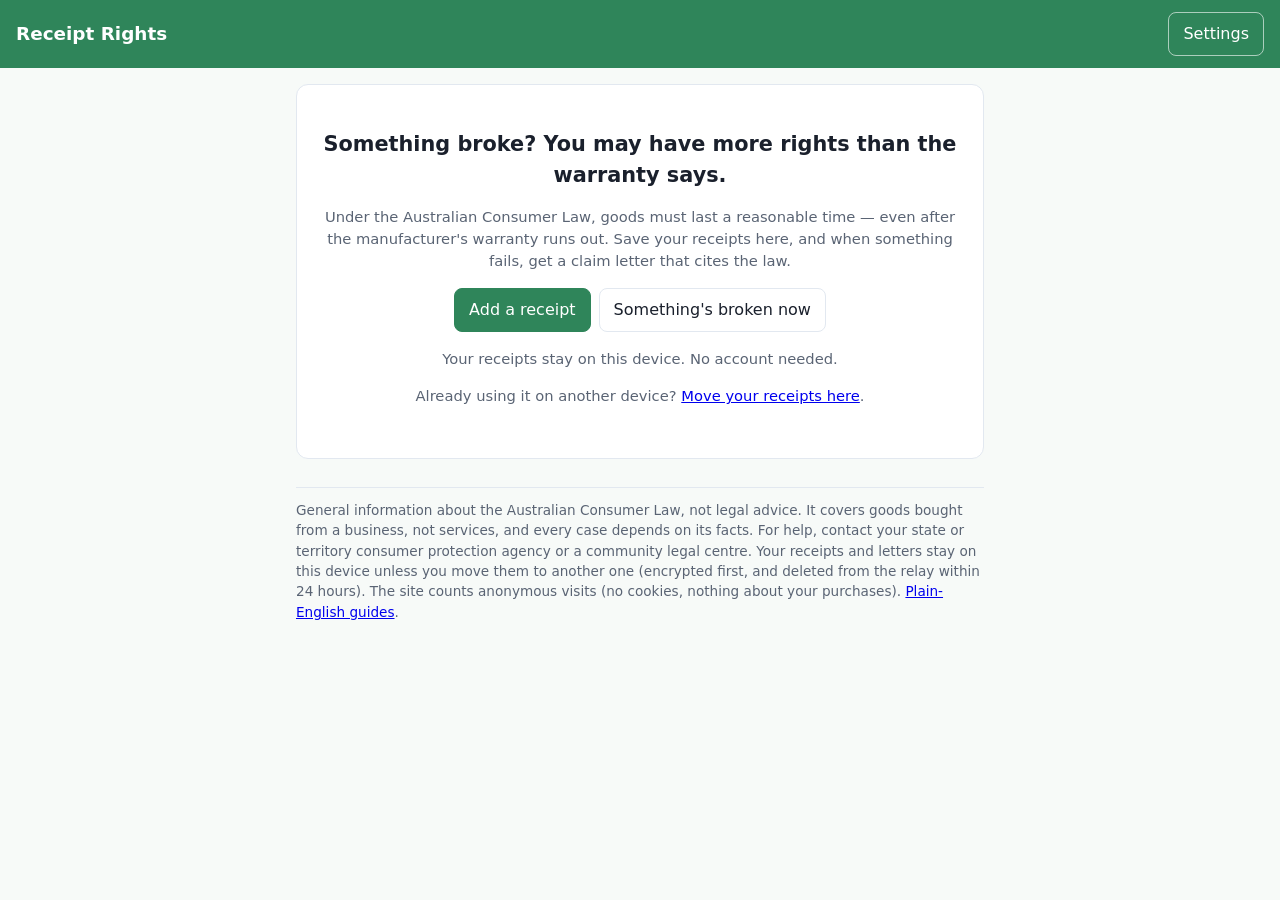
<file: index.html>
<!doctype html>
<html lang="en-AU">
<head>
<meta charset="utf-8">
<meta name="viewport" content="width=device-width, initial-scale=1">
<title>Receipt Rights — your Australian Consumer Law claim helper</title>
<meta name="description" content="Keep your receipts, and when something breaks, find out your rights under the Australian Consumer Law and get a claim letter ready to send.">
<meta name="theme-color" content="#2f855a">
<link rel="manifest" href="manifest.json">
<link rel="icon" href="icon.svg" type="image/svg+xml">
<link rel="apple-touch-icon" href="apple-touch-icon.png">
<meta name="apple-mobile-web-app-title" content="Receipts">
<meta property="og:type" content="website">
<meta property="og:site_name" content="Receipt Rights">
<meta property="og:title" content="Receipt Rights — keep the receipt, claim your rights">
<meta property="og:description" content="Snap the receipt now. When it breaks, find out what the Australian Consumer Law gives you and get a claim letter. Free, no account, receipts stay on your phone.">
<meta property="og:url" content="https://donkalot.github.io/receipt-rights/">
<meta property="og:image" content="https://donkalot.github.io/receipt-rights/og.png">
<meta property="og:image:width" content="1200">
<meta property="og:image:height" content="630">
<meta property="og:image:alt" content="Receipt Rights: snap the receipt now; when it breaks, get an Australian Consumer Law claim letter.">
<meta property="og:locale" content="en_AU">
<meta name="twitter:card" content="summary_large_image">
<style>
  :root { --brand: #2f855a; --brand-dark: #276749; --ink: #1a202c; --muted: #5a6474; --line: #e2e8f0; --bg: #f7faf8; --warn: #b7791f; --bad: #c53030; --good: #2f855a; }
  * { box-sizing: border-box; }
  body { margin: 0; font: 16px/1.5 system-ui, -apple-system, "Segoe UI", Roboto, sans-serif; color: var(--ink); background: var(--bg); }
  header { background: var(--brand); color: #fff; padding: 12px 16px; display: flex; align-items: center; gap: 12px; position: sticky; top: 0; z-index: 5; }
  header h1 { font-size: 1.15rem; margin: 0; flex: 1; cursor: pointer; }
  header button { background: transparent; color: #fff; border: 1px solid rgba(255,255,255,.6); }
  main { max-width: 720px; margin: 0 auto; padding: 16px; }
  h2 { font-size: 1.3rem; margin: 8px 0 12px; }
  h3 { font-size: 1.05rem; margin: 20px 0 8px; }
  button, .btn { font: inherit; padding: 9px 14px; border-radius: 8px; border: 1px solid var(--line); background: #fff; color: var(--ink); cursor: pointer; text-decoration: none; display: inline-block; }
  button.primary, .btn.primary { background: var(--brand); color: #fff; border-color: var(--brand); }
  button.primary:hover { background: var(--brand-dark); }
  button.danger { color: var(--bad); border-color: #feb2b2; }
  .row { display: flex; gap: 8px; flex-wrap: wrap; align-items: center; }
  .spread { justify-content: space-between; }
  .card { background: #fff; border: 1px solid var(--line); border-radius: 12px; padding: 14px 16px; margin-bottom: 12px; }
  .item { cursor: pointer; display: flex; gap: 12px; align-items: center; }
  .item:hover { border-color: var(--brand); }
  .item .thumb { width: 52px; height: 52px; border-radius: 8px; object-fit: cover; background: var(--line); flex: none; }
  .item .meta { flex: 1; min-width: 0; }
  .item .name { font-weight: 600; }
  .muted { color: var(--muted); font-size: .92rem; }
  .pill { font-size: .78rem; padding: 2px 8px; border-radius: 10px; display: inline-block; }
  .pill.ok { background: #c6f6d5; color: #22543d; }
  .pill.off { background: #feebc8; color: #7b341e; }
  .pill.none { background: var(--line); color: var(--muted); }
  label { display: block; font-weight: 600; margin: 14px 0 4px; }
  label .muted { font-weight: 400; }
  input[type=text], input[type=number], input[type=date], input[type=search], select, textarea { width: 100%; font: inherit; padding: 9px 10px; border: 1px solid #cbd5e0; border-radius: 8px; background: #fff; }
  textarea { min-height: 84px; }
  .grid2 { display: grid; grid-template-columns: 1fr 1fr; gap: 0 12px; }
  @media (max-width: 520px) { .grid2 { grid-template-columns: 1fr; } }
  fieldset { border: 1px solid var(--line); border-radius: 10px; margin: 14px 0; padding: 8px 14px 12px; }
  legend { font-weight: 600; padding: 0 6px; }
  .opt { display: flex; gap: 8px; align-items: flex-start; font-weight: 400; margin: 8px 0; }
  .opt input { margin-top: 4px; }
  .photos { display: flex; gap: 8px; flex-wrap: wrap; margin-top: 8px; }
  .photos figure { margin: 0; position: relative; }
  .photos img { width: 96px; height: 96px; object-fit: cover; border-radius: 8px; border: 1px solid var(--line); cursor: zoom-in; }
  .photos button { position: absolute; top: 2px; right: 2px; padding: 0 6px; font-size: .8rem; }
  .verdict { border-left: 6px solid var(--muted); }
  .verdict.strong { border-left-color: var(--good); }
  .verdict.moderate { border-left-color: var(--warn); }
  .verdict.weak, .verdict.none { border-left-color: var(--bad); }
  .verdict h3 { margin-top: 0; }
  ul.tight { margin: 6px 0; padding-left: 20px; }
  pre.letter { white-space: pre-wrap; font: 15px/1.55 Georgia, "Times New Roman", serif; background: #fff; border: 1px solid var(--line); border-radius: 10px; padding: 18px; margin: 0; }
  .disclaimer { font-size: .85rem; color: var(--muted); border-top: 1px solid var(--line); margin-top: 28px; padding-top: 12px; }
  .empty { text-align: center; padding: 36px 16px; }
  .notice { border-color: var(--brand); background: #f0fff4; }
  .toast { position: fixed; bottom: 20px; left: 50%; transform: translateX(-50%); background: var(--ink); color: #fff; padding: 10px 16px; border-radius: 8px; z-index: 20; }
  dialog { border: none; border-radius: 12px; padding: 0; max-width: 92vw; }
  dialog img { display: block; max-width: 92vw; max-height: 85vh; }
  .hidden { display: none !important; }
  @media print {
    header, .no-print, .disclaimer { display: none !important; }
    body { background: #fff; }
    main { padding: 0; }
    pre.letter { border: none; padding: 0; }
  }
</style>
</head>
<body>
<header>
  <h1 id="home-link">Receipt Rights</h1>
  <button id="settings-btn" type="button">Settings</button>
</header>
<main id="app" aria-live="polite"></main>
<dialog id="viewer"><img alt="Receipt photo"></dialog>
<script src="acl.js"></script>
<script src="reminders.js"></script>
<script src="qrcode.js"></script>
<script src="transfer.js"></script>
<script src="app.js"></script>
</body>
</html>
</file>
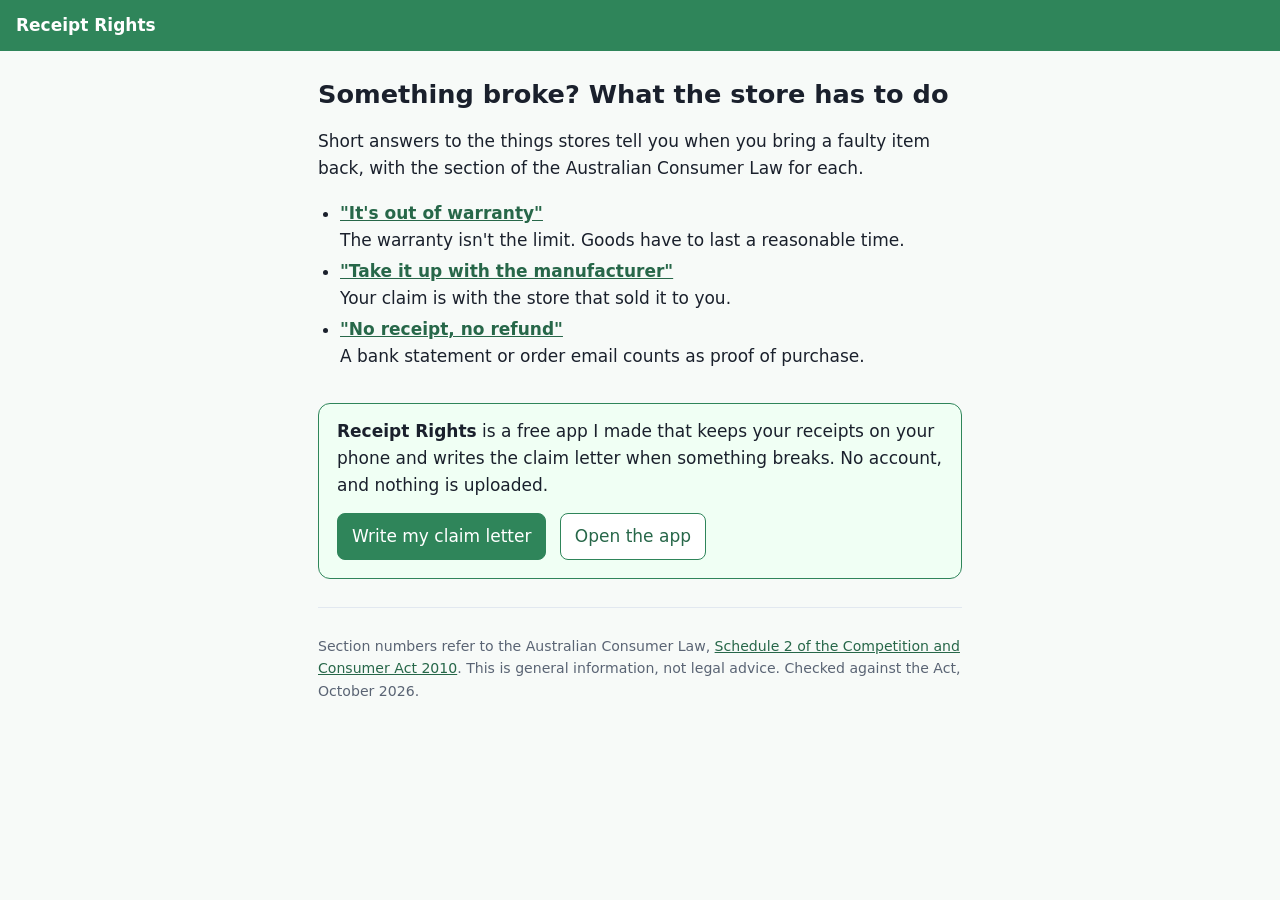
<file: guides/index.html>
<!doctype html>
<html lang="en-AU">
<head>
<meta charset="utf-8">
<meta name="viewport" content="width=device-width, initial-scale=1">
<title>Faulty goods guides | Australian Consumer Law in plain English</title>
<meta name="description" content="Short answers to what stores say when something you bought breaks: out of warranty, take it to the manufacturer, no receipt. Checked against the Australian Consumer Law.">
<link rel="canonical" href="https://donkalot.github.io/receipt-rights/guides/">
<meta property="og:type" content="website">
<meta property="og:title" content="Something broke? What the store has to do">
<meta property="og:description" content="Short answers checked against the Australian Consumer Law.">
<meta property="og:image" content="https://donkalot.github.io/receipt-rights/og.png">
<link rel="icon" href="../icon.svg" type="image/svg+xml">
<link rel="stylesheet" href="guide.css">
<script>if (location.hostname === 'donkalot.github.io') { var s = document.createElement('script'); s.async = true; s.src = 'https://gc.zgo.at/count.js'; s.dataset.goatcounter = 'https://receipt-rights.goatcounter.com/count'; document.head.appendChild(s); }</script>
</head>
<body>
<header><a href="../">Receipt Rights</a></header>
<main>
<h1>Something broke? What the store has to do</h1>
<p>Short answers to the things stores tell you when you bring a faulty item back, with the section of the Australian Consumer Law for each.</p>

<ul>
  <li><a href="out-of-warranty.html"><strong>"It's out of warranty"</strong></a><br>The warranty isn't the limit. Goods have to last a reasonable time.</li>
  <li><a href="go-to-the-manufacturer.html"><strong>"Take it up with the manufacturer"</strong></a><br>Your claim is with the store that sold it to you.</li>
  <li><a href="lost-receipt.html"><strong>"No receipt, no refund"</strong></a><br>A bank statement or order email counts as proof of purchase.</li>
</ul>

<div class="cta">
  <p><strong>Receipt Rights</strong> is a free app I made that keeps your receipts on your phone and writes the claim letter when something breaks. No account, and nothing is uploaded.</p>
  <a class="btn" href="../#/item/new?claim=1">Write my claim letter</a>
  <a class="btn alt" href="../">Open the app</a>
</div>

<footer>
  <p>Section numbers refer to the Australian Consumer Law, <a href="https://www.legislation.gov.au/C2004A00109/latest/text">Schedule 2 of the Competition and Consumer Act 2010</a>. This is general information, not legal advice. Checked against the Act, October 2026.</p>
</footer>
</main>
</body>
</html>
</file>
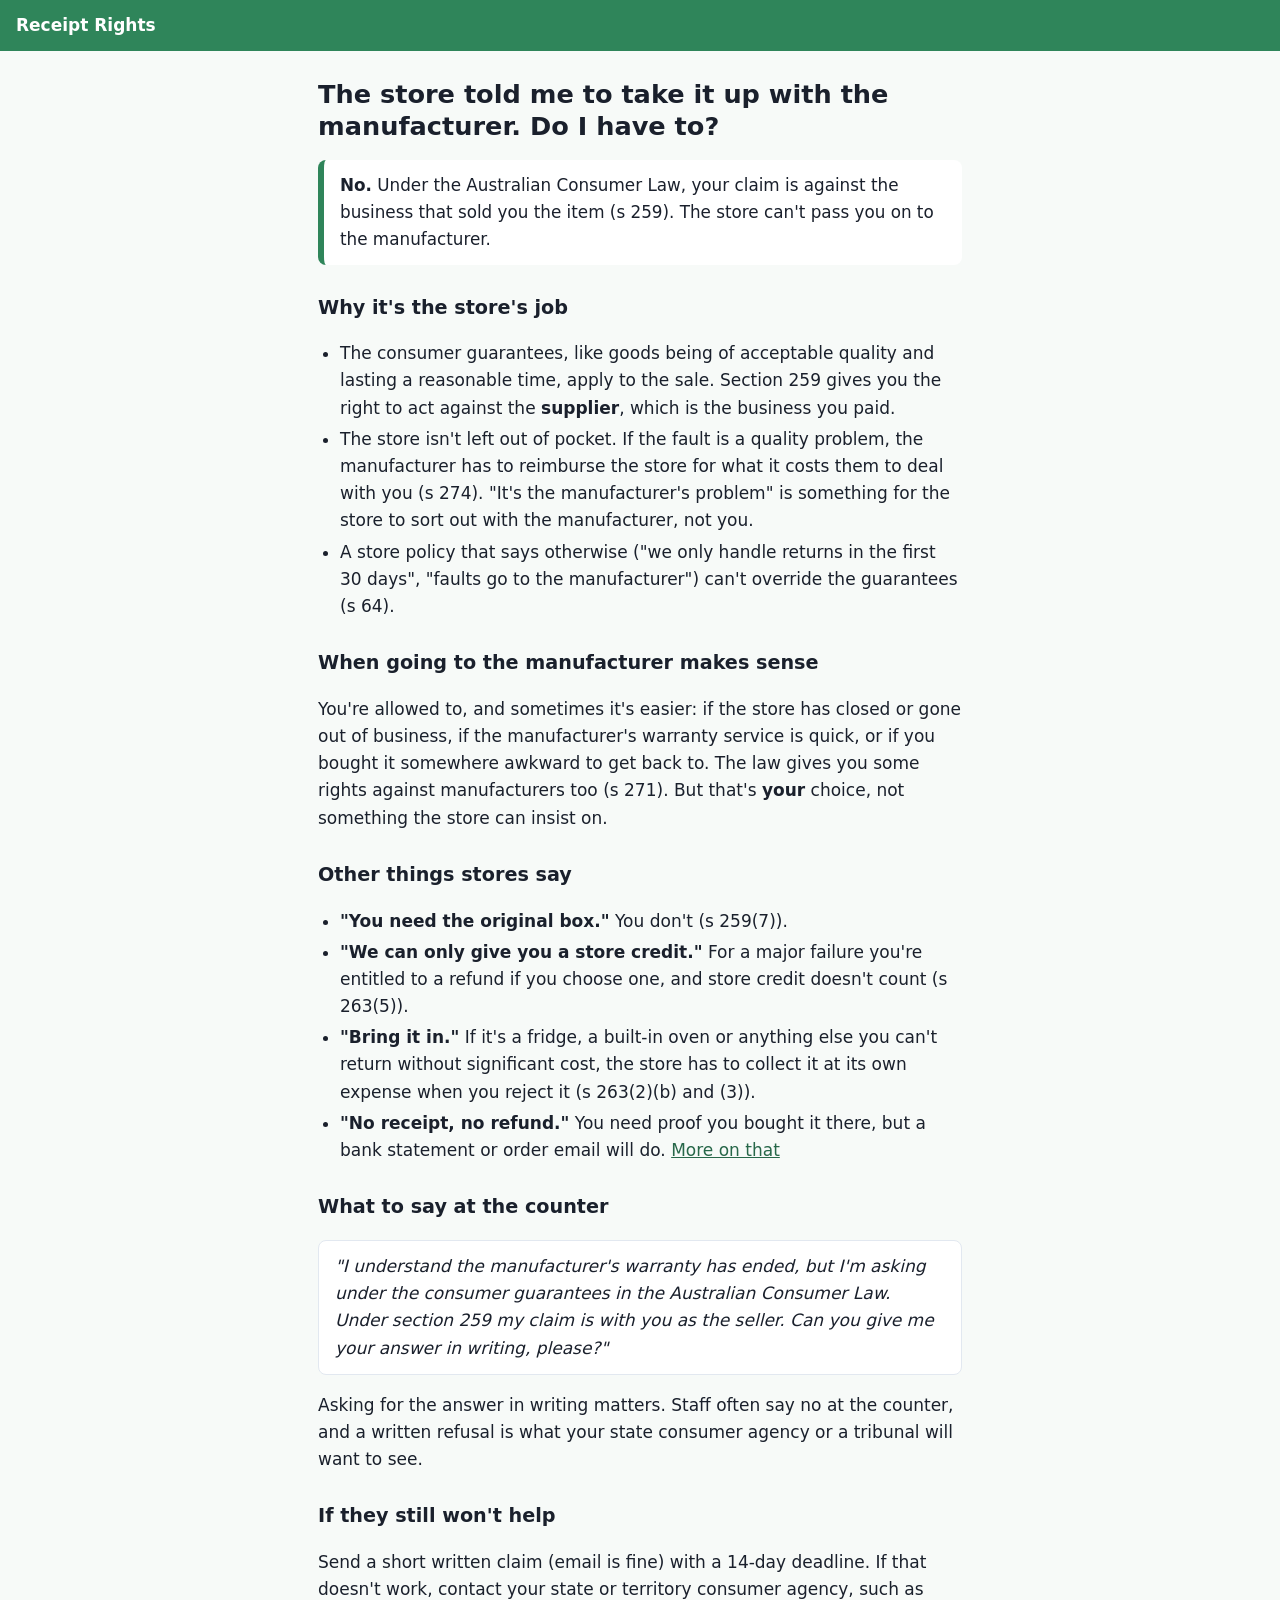
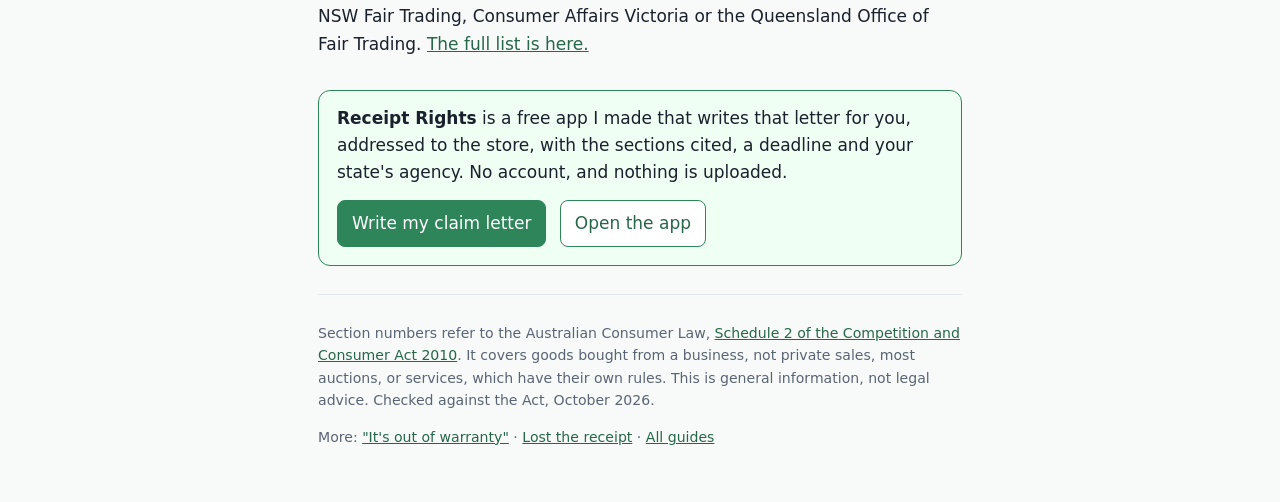
<file: guides/go-to-the-manufacturer.html>
<!doctype html>
<html lang="en-AU">
<head>
<meta charset="utf-8">
<meta name="viewport" content="width=device-width, initial-scale=1">
<title>Store says "take it up with the manufacturer"? Do you have to? | Australian Consumer Law</title>
<meta name="description" content="No. Under the Australian Consumer Law your claim is with the business that sold it to you. The store can't send you to the manufacturer, and the manufacturer has to reimburse the store anyway.">
<link rel="canonical" href="https://donkalot.github.io/receipt-rights/guides/go-to-the-manufacturer.html">
<meta property="og:type" content="article">
<meta property="og:title" content="The store told me to take it up with the manufacturer. Do I have to?">
<meta property="og:description" content="No. Under the Australian Consumer Law your claim is with the seller.">
<meta property="og:image" content="https://donkalot.github.io/receipt-rights/og.png">
<link rel="icon" href="../icon.svg" type="image/svg+xml">
<link rel="stylesheet" href="guide.css">
<script>if (location.hostname === 'donkalot.github.io') { var s = document.createElement('script'); s.async = true; s.src = 'https://gc.zgo.at/count.js'; s.dataset.goatcounter = 'https://receipt-rights.goatcounter.com/count'; document.head.appendChild(s); }</script>
</head>
<body>
<header><a href="../">Receipt Rights</a></header>
<main>
<h1>The store told me to take it up with the manufacturer. Do I have to?</h1>

<p class="short"><strong>No.</strong> Under the Australian Consumer Law, your claim is against the business that sold you the item (s 259). The store can't pass you on to the manufacturer.</p>

<h2>Why it's the store's job</h2>
<ul>
  <li>The consumer guarantees, like goods being of acceptable quality and lasting a reasonable time, apply to the sale. Section 259 gives you the right to act against the <strong>supplier</strong>, which is the business you paid.</li>
  <li>The store isn't left out of pocket. If the fault is a quality problem, the manufacturer has to reimburse the store for what it costs them to deal with you (s 274). "It's the manufacturer's problem" is something for the store to sort out with the manufacturer, not you.</li>
  <li>A store policy that says otherwise ("we only handle returns in the first 30 days", "faults go to the manufacturer") can't override the guarantees (s 64).</li>
</ul>

<h2>When going to the manufacturer makes sense</h2>
<p>You're allowed to, and sometimes it's easier: if the store has closed or gone out of business, if the manufacturer's warranty service is quick, or if you bought it somewhere awkward to get back to. The law gives you some rights against manufacturers too (s 271). But that's <strong>your</strong> choice, not something the store can insist on.</p>

<h2>Other things stores say</h2>
<ul>
  <li><strong>"You need the original box."</strong> You don't (s 259(7)).</li>
  <li><strong>"We can only give you a store credit."</strong> For a major failure you're entitled to a refund if you choose one, and store credit doesn't count (s 263(5)).</li>
  <li><strong>"Bring it in."</strong> If it's a fridge, a built-in oven or anything else you can't return without significant cost, the store has to collect it at its own expense when you reject it (s 263(2)(b) and (3)).</li>
  <li><strong>"No receipt, no refund."</strong> You need proof you bought it there, but a bank statement or order email will do. <a href="lost-receipt.html">More on that</a></li>
</ul>

<h2>What to say at the counter</h2>
<p class="say">"I understand the manufacturer's warranty has ended, but I'm asking under the consumer guarantees in the Australian Consumer Law. Under section 259 my claim is with you as the seller. Can you give me your answer in writing, please?"</p>
<p>Asking for the answer in writing matters. Staff often say no at the counter, and a written refusal is what your state consumer agency or a tribunal will want to see.</p>

<h2>If they still won't help</h2>
<p>Send a short written claim (email is fine) with a 14-day deadline. If that doesn't work, contact your state or territory consumer agency, such as NSW Fair Trading, Consumer Affairs Victoria or the Queensland Office of Fair Trading. <a href="out-of-warranty.html#what-to-do">The full list is here.</a></p>

<div class="cta">
  <p><strong>Receipt Rights</strong> is a free app I made that writes that letter for you, addressed to the store, with the sections cited, a deadline and your state's agency. No account, and nothing is uploaded.</p>
  <a class="btn" href="../#/item/new?claim=1">Write my claim letter</a>
  <a class="btn alt" href="../">Open the app</a>
</div>

<footer>
  <p>Section numbers refer to the Australian Consumer Law, <a href="https://www.legislation.gov.au/C2004A00109/latest/text">Schedule 2 of the Competition and Consumer Act 2010</a>. It covers goods bought from a business, not private sales, most auctions, or services, which have their own rules. This is general information, not legal advice. Checked against the Act, October 2026.</p>
  <p>More: <a href="out-of-warranty.html">"It's out of warranty"</a> · <a href="lost-receipt.html">Lost the receipt</a> · <a href="./">All guides</a></p>
</footer>
</main>
</body>
</html>
</file>
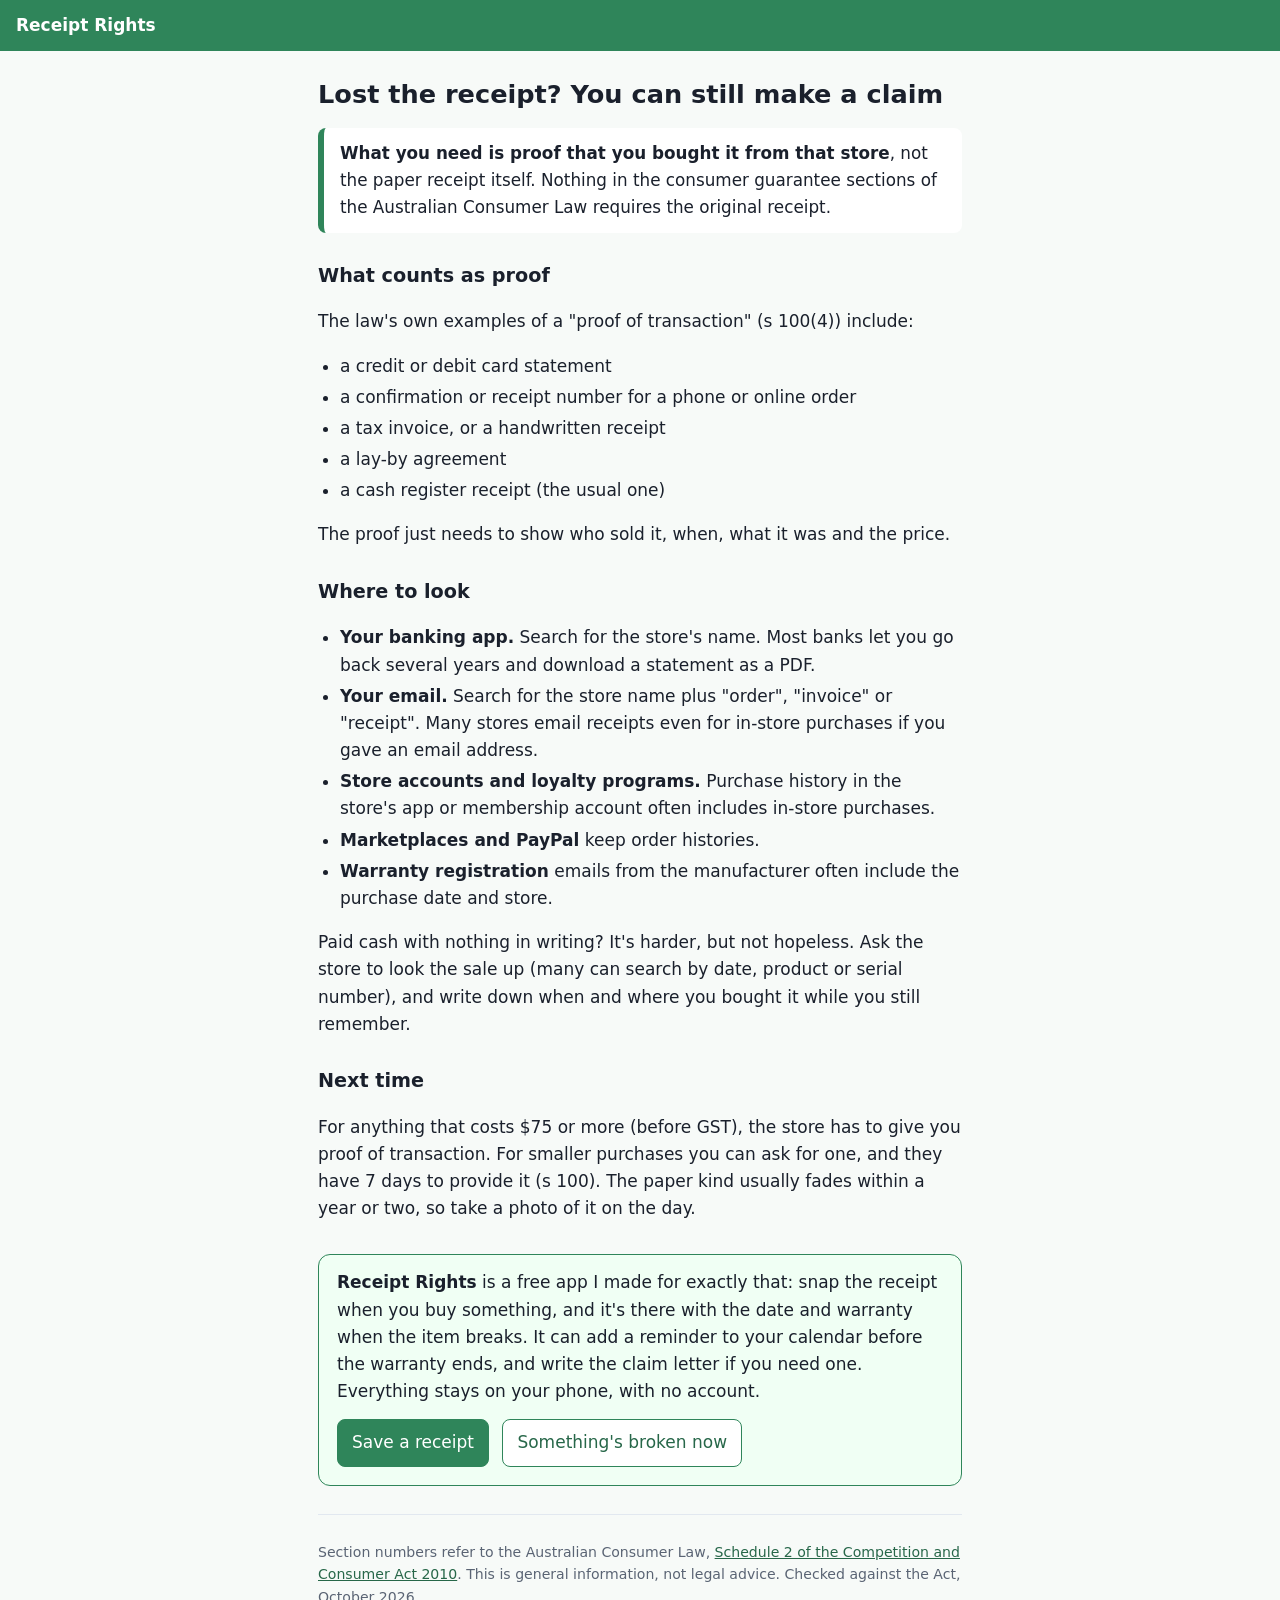
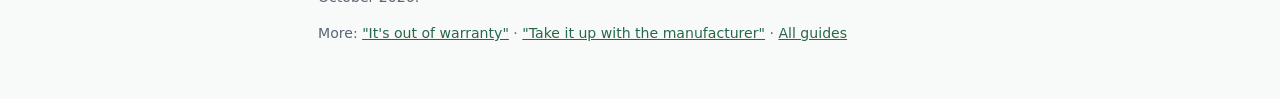
<file: guides/lost-receipt.html>
<!doctype html>
<html lang="en-AU">
<head>
<meta charset="utf-8">
<meta name="viewport" content="width=device-width, initial-scale=1">
<title>Lost the receipt? You can still make a faulty goods claim | Australian Consumer Law</title>
<meta name="description" content="You need proof you bought it from that store, not the paper receipt. A bank or card statement, order confirmation or receipt number all count under the Australian Consumer Law.">
<link rel="canonical" href="https://donkalot.github.io/receipt-rights/guides/lost-receipt.html">
<meta property="og:type" content="article">
<meta property="og:title" content="Lost the receipt? You can still make a claim">
<meta property="og:description" content="A bank statement or order email counts as proof of purchase.">
<meta property="og:image" content="https://donkalot.github.io/receipt-rights/og.png">
<link rel="icon" href="../icon.svg" type="image/svg+xml">
<link rel="stylesheet" href="guide.css">
<script>if (location.hostname === 'donkalot.github.io') { var s = document.createElement('script'); s.async = true; s.src = 'https://gc.zgo.at/count.js'; s.dataset.goatcounter = 'https://receipt-rights.goatcounter.com/count'; document.head.appendChild(s); }</script>
</head>
<body>
<header><a href="../">Receipt Rights</a></header>
<main>
<h1>Lost the receipt? You can still make a claim</h1>

<p class="short"><strong>What you need is proof that you bought it from that store</strong>, not the paper receipt itself. Nothing in the consumer guarantee sections of the Australian Consumer Law requires the original receipt.</p>

<h2>What counts as proof</h2>
<p>The law's own examples of a "proof of transaction" (s 100(4)) include:</p>
<ul>
  <li>a credit or debit card statement</li>
  <li>a confirmation or receipt number for a phone or online order</li>
  <li>a tax invoice, or a handwritten receipt</li>
  <li>a lay-by agreement</li>
  <li>a cash register receipt (the usual one)</li>
</ul>
<p>The proof just needs to show who sold it, when, what it was and the price.</p>

<h2>Where to look</h2>
<ul>
  <li><strong>Your banking app.</strong> Search for the store's name. Most banks let you go back several years and download a statement as a PDF.</li>
  <li><strong>Your email.</strong> Search for the store name plus "order", "invoice" or "receipt". Many stores email receipts even for in-store purchases if you gave an email address.</li>
  <li><strong>Store accounts and loyalty programs.</strong> Purchase history in the store's app or membership account often includes in-store purchases.</li>
  <li><strong>Marketplaces and PayPal</strong> keep order histories.</li>
  <li><strong>Warranty registration</strong> emails from the manufacturer often include the purchase date and store.</li>
</ul>
<p>Paid cash with nothing in writing? It's harder, but not hopeless. Ask the store to look the sale up (many can search by date, product or serial number), and write down when and where you bought it while you still remember.</p>

<h2>Next time</h2>
<p>For anything that costs $75 or more (before GST), the store has to give you proof of transaction. For smaller purchases you can ask for one, and they have 7 days to provide it (s 100). The paper kind usually fades within a year or two, so take a photo of it on the day.</p>

<div class="cta">
  <p><strong>Receipt Rights</strong> is a free app I made for exactly that: snap the receipt when you buy something, and it's there with the date and warranty when the item breaks. It can add a reminder to your calendar before the warranty ends, and write the claim letter if you need one. Everything stays on your phone, with no account.</p>
  <a class="btn" href="../#/item/new">Save a receipt</a>
  <a class="btn alt" href="../#/item/new?claim=1">Something's broken now</a>
</div>

<footer>
  <p>Section numbers refer to the Australian Consumer Law, <a href="https://www.legislation.gov.au/C2004A00109/latest/text">Schedule 2 of the Competition and Consumer Act 2010</a>. This is general information, not legal advice. Checked against the Act, October 2026.</p>
  <p>More: <a href="out-of-warranty.html">"It's out of warranty"</a> · <a href="go-to-the-manufacturer.html">"Take it up with the manufacturer"</a> · <a href="./">All guides</a></p>
</footer>
</main>
</body>
</html>
</file>
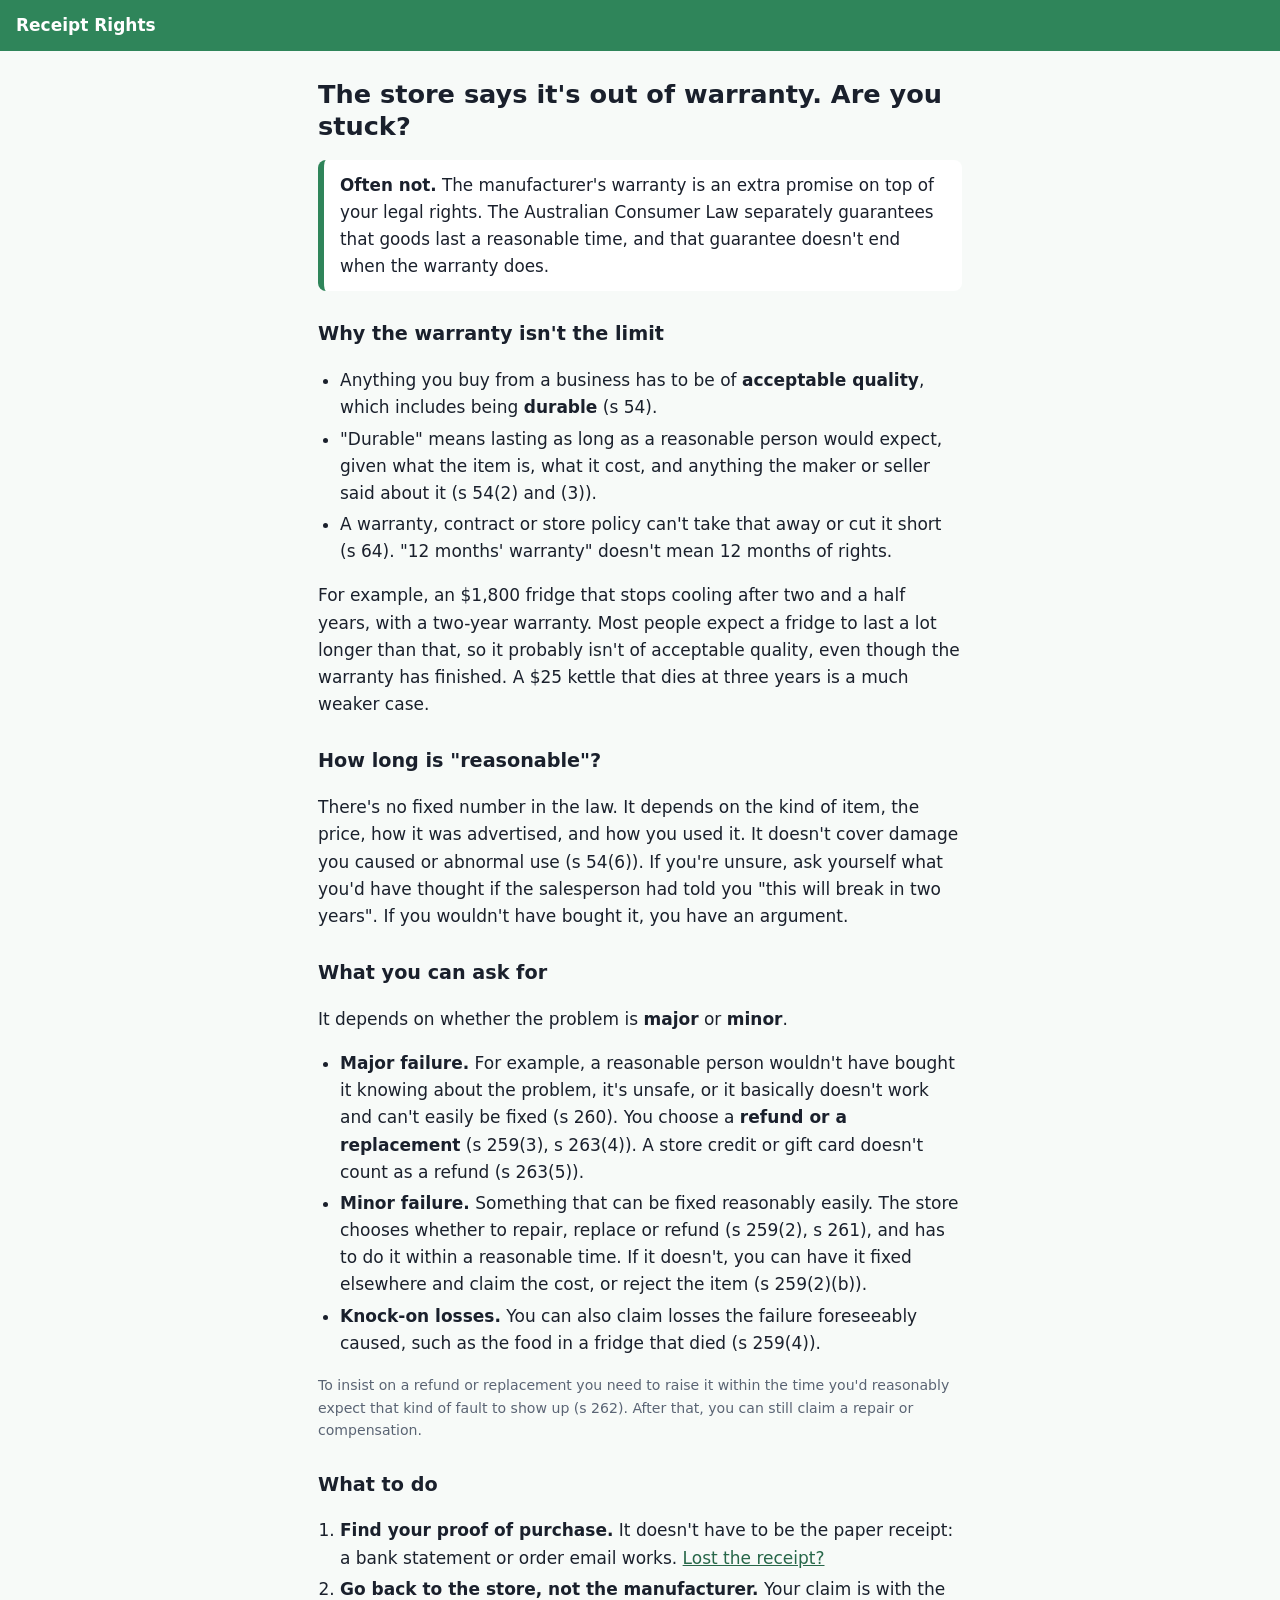
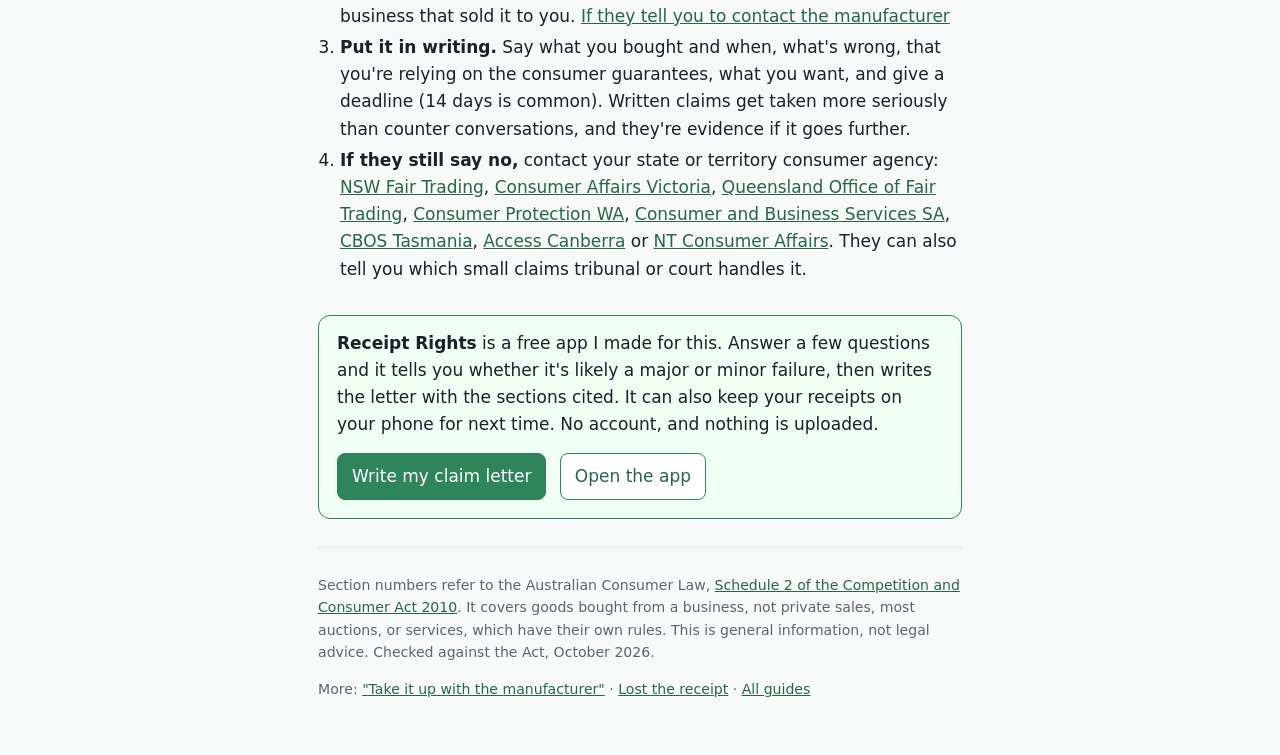
<file: guides/out-of-warranty.html>
<!doctype html>
<html lang="en-AU">
<head>
<meta charset="utf-8">
<meta name="viewport" content="width=device-width, initial-scale=1">
<title>Store says it's out of warranty? Your rights under Australian Consumer Law</title>
<meta name="description" content="A manufacturer's warranty isn't the limit of your rights. Under the Australian Consumer Law, goods must last a reasonable time, and the store has to fix it, replace it or refund you.">
<link rel="canonical" href="https://donkalot.github.io/receipt-rights/guides/out-of-warranty.html">
<meta property="og:type" content="article">
<meta property="og:title" content="The store says it's out of warranty. Are you stuck?">
<meta property="og:description" content="Usually not. The Australian Consumer Law says goods must last a reasonable time, warranty or not.">
<meta property="og:image" content="https://donkalot.github.io/receipt-rights/og.png">
<link rel="icon" href="../icon.svg" type="image/svg+xml">
<link rel="stylesheet" href="guide.css">
<script>if (location.hostname === 'donkalot.github.io') { var s = document.createElement('script'); s.async = true; s.src = 'https://gc.zgo.at/count.js'; s.dataset.goatcounter = 'https://receipt-rights.goatcounter.com/count'; document.head.appendChild(s); }</script>
</head>
<body>
<header><a href="../">Receipt Rights</a></header>
<main>
<h1>The store says it's out of warranty. Are you stuck?</h1>

<p class="short"><strong>Often not.</strong> The manufacturer's warranty is an extra promise on top of your legal rights. The Australian Consumer Law separately guarantees that goods last a reasonable time, and that guarantee doesn't end when the warranty does.</p>

<h2>Why the warranty isn't the limit</h2>
<ul>
  <li>Anything you buy from a business has to be of <strong>acceptable quality</strong>, which includes being <strong>durable</strong> (s 54).</li>
  <li>"Durable" means lasting as long as a reasonable person would expect, given what the item is, what it cost, and anything the maker or seller said about it (s 54(2) and (3)).</li>
  <li>A warranty, contract or store policy can't take that away or cut it short (s 64). "12 months' warranty" doesn't mean 12 months of rights.</li>
</ul>
<p>For example, an $1,800 fridge that stops cooling after two and a half years, with a two-year warranty. Most people expect a fridge to last a lot longer than that, so it probably isn't of acceptable quality, even though the warranty has finished. A $25 kettle that dies at three years is a much weaker case.</p>

<h2>How long is "reasonable"?</h2>
<p>There's no fixed number in the law. It depends on the kind of item, the price, how it was advertised, and how you used it. It doesn't cover damage you caused or abnormal use (s 54(6)). If you're unsure, ask yourself what you'd have thought if the salesperson had told you "this will break in two years". If you wouldn't have bought it, you have an argument.</p>

<h2>What you can ask for</h2>
<p>It depends on whether the problem is <strong>major</strong> or <strong>minor</strong>.</p>
<ul>
  <li><strong>Major failure.</strong> For example, a reasonable person wouldn't have bought it knowing about the problem, it's unsafe, or it basically doesn't work and can't easily be fixed (s 260). You choose a <strong>refund or a replacement</strong> (s 259(3), s 263(4)). A store credit or gift card doesn't count as a refund (s 263(5)).</li>
  <li><strong>Minor failure.</strong> Something that can be fixed reasonably easily. The store chooses whether to repair, replace or refund (s 259(2), s 261), and has to do it within a reasonable time. If it doesn't, you can have it fixed elsewhere and claim the cost, or reject the item (s 259(2)(b)).</li>
  <li><strong>Knock-on losses.</strong> You can also claim losses the failure foreseeably caused, such as the food in a fridge that died (s 259(4)).</li>
</ul>
<p class="small">To insist on a refund or replacement you need to raise it within the time you'd reasonably expect that kind of fault to show up (s 262). After that, you can still claim a repair or compensation.</p>

<h2 id="what-to-do">What to do</h2>
<ol>
  <li><strong>Find your proof of purchase.</strong> It doesn't have to be the paper receipt: a bank statement or order email works. <a href="lost-receipt.html">Lost the receipt?</a></li>
  <li><strong>Go back to the store, not the manufacturer.</strong> Your claim is with the business that sold it to you. <a href="go-to-the-manufacturer.html">If they tell you to contact the manufacturer</a></li>
  <li><strong>Put it in writing.</strong> Say what you bought and when, what's wrong, that you're relying on the consumer guarantees, what you want, and give a deadline (14 days is common). Written claims get taken more seriously than counter conversations, and they're evidence if it goes further.</li>
  <li><strong>If they still say no,</strong> contact your state or territory consumer agency: <a href="https://www.fairtrading.nsw.gov.au">NSW Fair Trading</a>, <a href="https://www.consumer.vic.gov.au">Consumer Affairs Victoria</a>, <a href="https://www.qld.gov.au/law/fair-trading">Queensland Office of Fair Trading</a>, <a href="https://www.consumerprotection.wa.gov.au">Consumer Protection WA</a>, <a href="https://www.cbs.sa.gov.au">Consumer and Business Services SA</a>, <a href="https://www.cbos.tas.gov.au">CBOS Tasmania</a>, <a href="https://www.accesscanberra.act.gov.au">Access Canberra</a> or <a href="https://consumeraffairs.nt.gov.au">NT Consumer Affairs</a>. They can also tell you which small claims tribunal or court handles it.</li>
</ol>

<div class="cta">
  <p><strong>Receipt Rights</strong> is a free app I made for this. Answer a few questions and it tells you whether it's likely a major or minor failure, then writes the letter with the sections cited. It can also keep your receipts on your phone for next time. No account, and nothing is uploaded.</p>
  <a class="btn" href="../#/item/new?claim=1">Write my claim letter</a>
  <a class="btn alt" href="../">Open the app</a>
</div>

<footer>
  <p>Section numbers refer to the Australian Consumer Law, <a href="https://www.legislation.gov.au/C2004A00109/latest/text">Schedule 2 of the Competition and Consumer Act 2010</a>. It covers goods bought from a business, not private sales, most auctions, or services, which have their own rules. This is general information, not legal advice. Checked against the Act, October 2026.</p>
  <p>More: <a href="go-to-the-manufacturer.html">"Take it up with the manufacturer"</a> · <a href="lost-receipt.html">Lost the receipt</a> · <a href="./">All guides</a></p>
</footer>
</main>
</body>
</html>
</file>
<file: guides/guide.css>
:root { --brand: #2f855a; --brand-dark: #276749; --ink: #1a202c; --muted: #5a6474; --line: #e2e8f0; --bg: #f7faf8; }
* { box-sizing: border-box; }
body { margin: 0; font: 17px/1.6 system-ui, -apple-system, "Segoe UI", Roboto, sans-serif; color: var(--ink); background: var(--bg); }
header { background: var(--brand); padding: 12px 16px; }
header a { color: #fff; text-decoration: none; font-weight: 600; }
main { max-width: 680px; margin: 0 auto; padding: 8px 18px 40px; }
h1 { font-size: 1.6rem; line-height: 1.25; margin: 20px 0 12px; }
h2 { font-size: 1.2rem; margin: 28px 0 8px; }
a { color: var(--brand-dark); }
.short { background: #fff; border-left: 6px solid var(--brand); border-radius: 8px; padding: 12px 16px; font-size: 1.05rem; }
.say { background: #fff; border: 1px solid var(--line); border-radius: 8px; padding: 12px 16px; font-style: italic; }
.cta { background: #f0fff4; border: 1px solid var(--brand); border-radius: 12px; padding: 14px 18px; margin: 32px 0 8px; }
.cta p { margin: 0 0 10px; }
.btn { display: inline-block; padding: 9px 14px; border-radius: 8px; border: 1px solid var(--brand); background: var(--brand); color: #fff; text-decoration: none; margin: 4px 8px 4px 0; }
.btn.alt { background: #fff; color: var(--brand-dark); }
.small, footer { font-size: .88rem; color: var(--muted); }
footer { border-top: 1px solid var(--line); margin-top: 28px; padding-top: 12px; }
ul, ol { padding-left: 22px; }
li { margin: 4px 0; }
</file>
